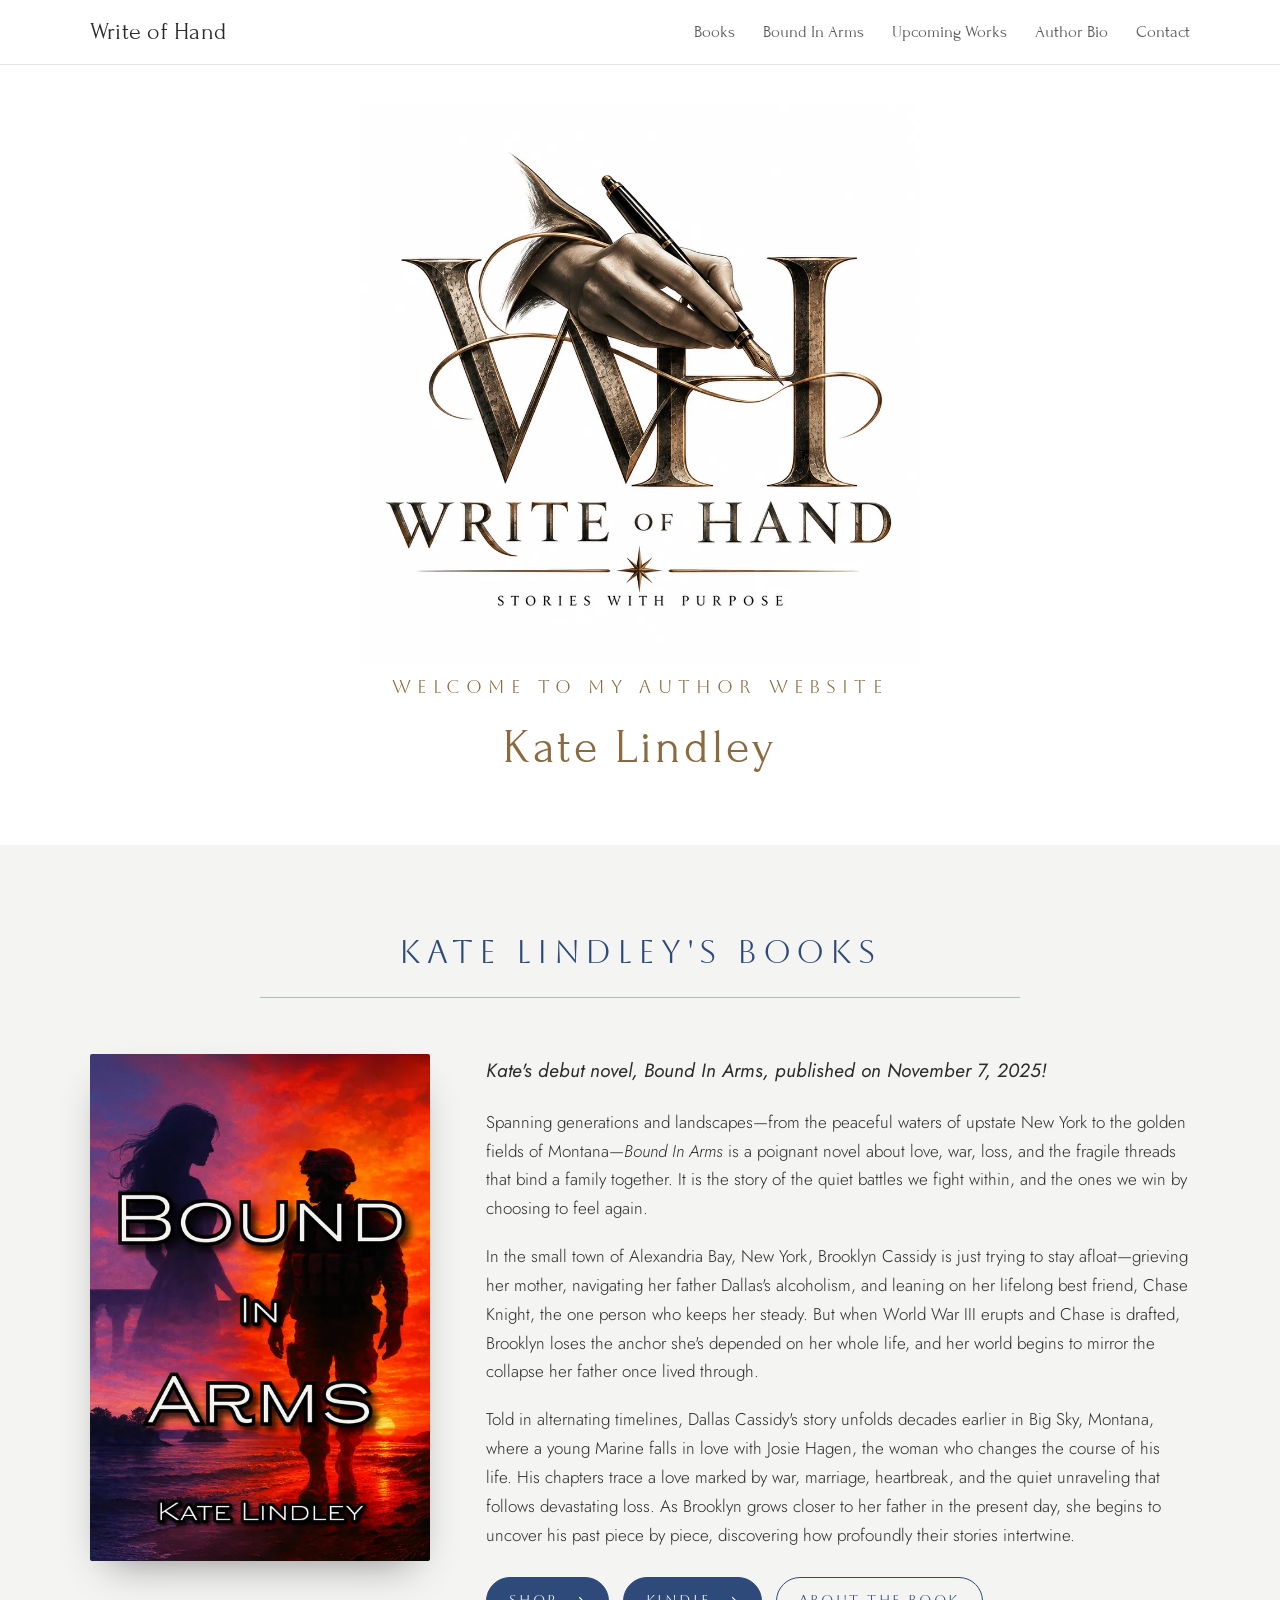
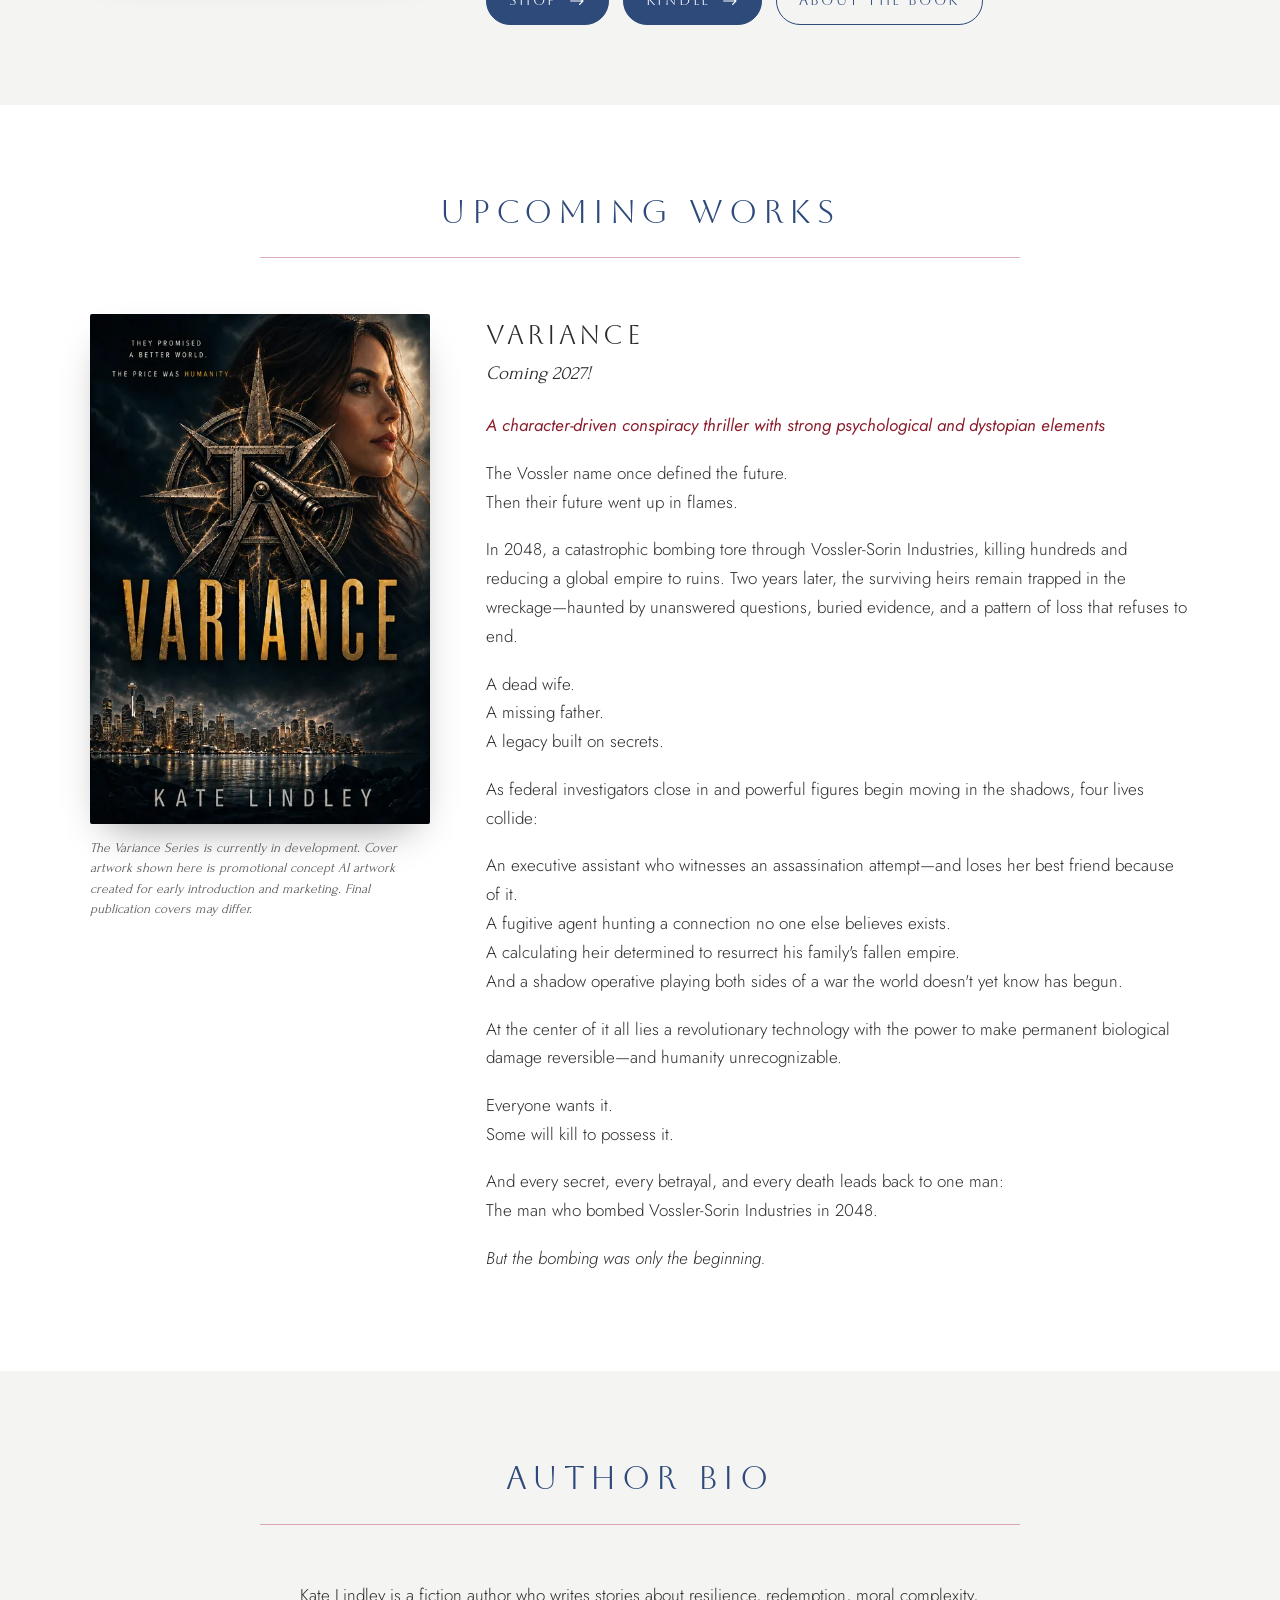
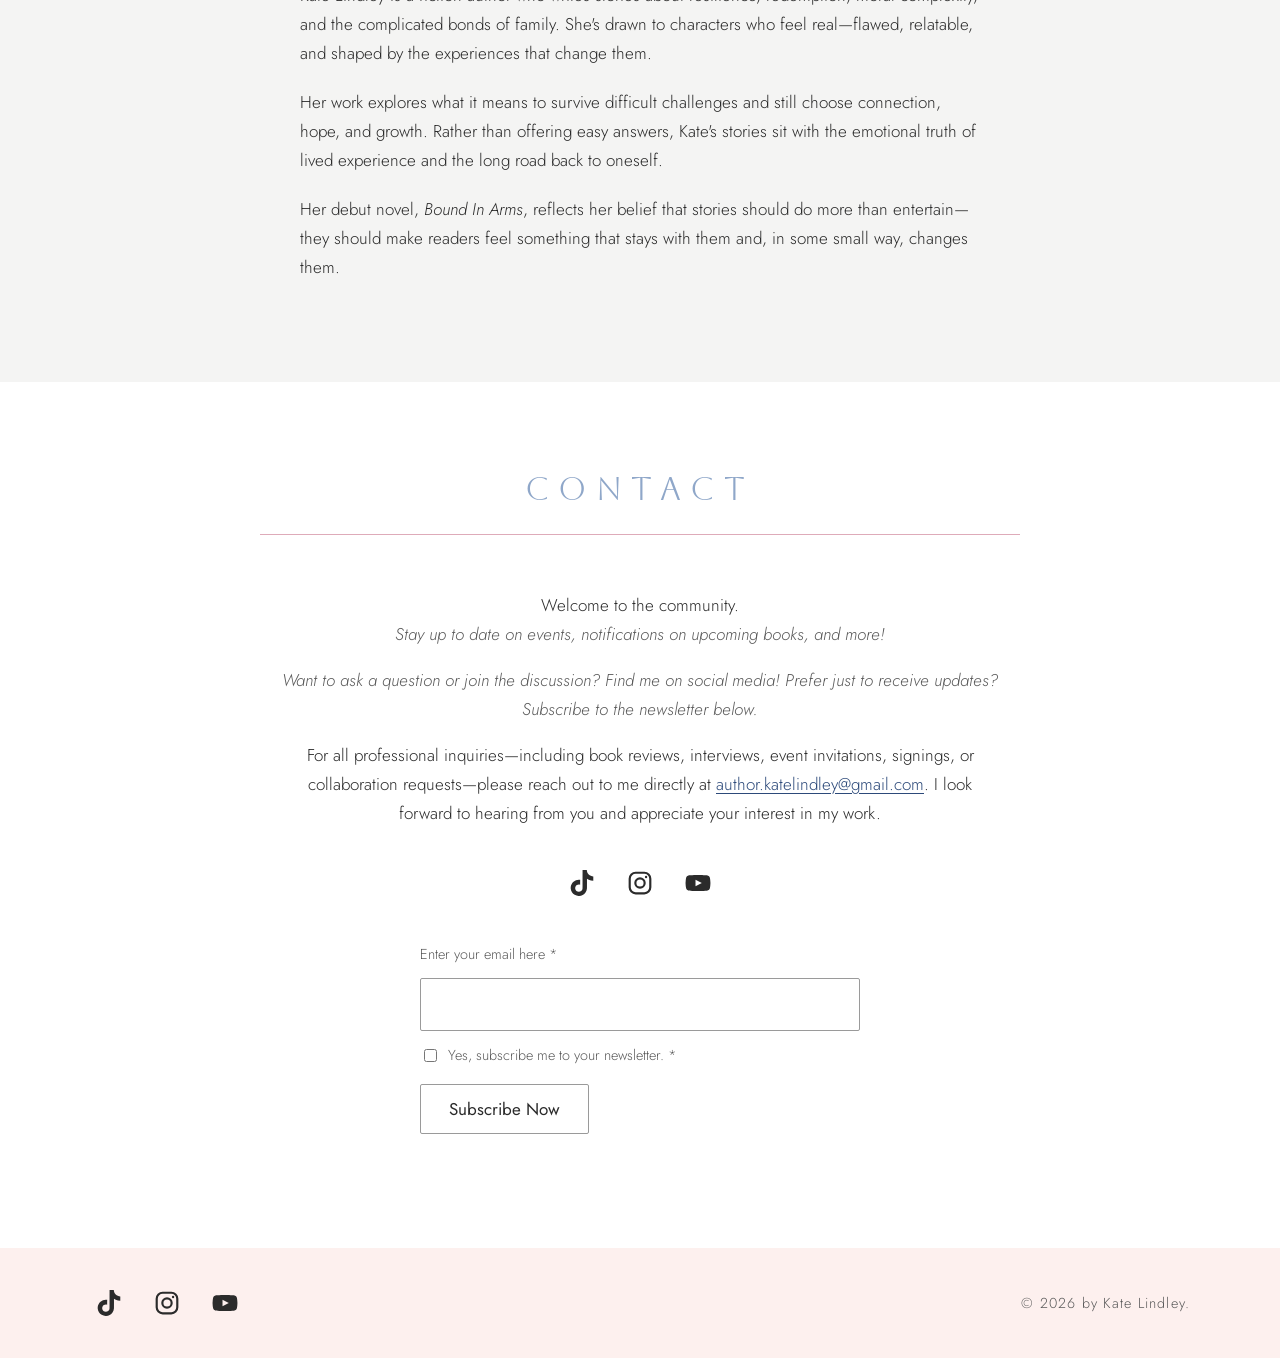
<file: index.html>
<!doctype html>
<html lang="en">
<head>
  <meta charset="utf-8">
  <meta name="viewport" content="width=device-width, initial-scale=1">
  <title>Home | Write of Hand | Kate Lindley</title>
  <meta name="description" content="Kate Lindley author page. Kate writes with a focus on emotional clarity, rhythm, and authenticity—inviting readers into worlds that feel lived-in, layered, and deeply human.">
  <link rel="canonical" href="https://www.thewriteofhand.com/">
  <meta property="og:type" content="website">
  <meta property="og:site_name" content="Write of Hand">
  <meta property="og:title" content="Write of Hand | Kate Lindley">
  <meta property="og:description" content="Kate Lindley author page. Come join the community!">
  <meta property="og:url" content="https://www.thewriteofhand.com/">
  <meta property="og:image" content="https://www.thewriteofhand.com/assets/img/og-image.jpg">
  <meta name="twitter:card" content="summary_large_image">
  <link rel="icon" href="favicon.ico" sizes="any">
  <link rel="apple-touch-icon" href="apple-touch-icon.png">
  <link rel="preconnect" href="https://fonts.googleapis.com">
  <link rel="preconnect" href="https://fonts.gstatic.com" crossorigin>
  <link rel="stylesheet" href="https://fonts.googleapis.com/css2?family=Aboreto&family=Forum&family=Jost:ital,wght@0,300;0,400;1,300;1,400&display=swap">
  <link rel="stylesheet" href="assets/css/style.css">
  <script type="application/ld+json">
  {
    "@context": "https://schema.org",
    "@type": "Person",
    "name": "Kate Lindley",
    "jobTitle": "Author",
    "url": "https://www.thewriteofhand.com/",
    "email": "mailto:author.katelindley@gmail.com",
    "sameAs": [
      "https://www.instagram.com/write_of_hand/",
      "https://www.tiktok.com/@writeofhand",
      "https://www.youtube.com/@writeofhand"
    ]
  }
  </script>
  <script type="application/ld+json">
  {
    "@context": "https://schema.org",
    "@type": "Book",
    "name": "Bound In Arms",
    "author": { "@type": "Person", "name": "Kate Lindley" },
    "datePublished": "2025-11-07",
    "isbn": "9798317664404",
    "image": "https://www.thewriteofhand.com/assets/img/bound-in-arms-cover-900.webp",
    "url": "https://www.thewriteofhand.com/boundinarms/"
  }
  </script>
</head>
<body>
  <a class="skip" href="#main">Skip to content</a>

  <header class="site-header">
    <div class="wrap">
      <a class="brand" href="./">Write of Hand</a>
      <button class="nav-toggle" type="button" aria-expanded="false" aria-controls="site-nav" aria-label="Menu">
        <svg width="22" height="22" viewBox="0 0 24 24" fill="none" stroke="currentColor" stroke-width="1.8" stroke-linecap="round" aria-hidden="true"><path d="M3 6h18M3 12h18M3 18h18"/></svg>
      </button>
      <nav id="site-nav" class="site-nav" aria-label="Main">
        <ul>
          <li><a href="#books">Books</a></li>
          <li><a href="boundinarms/">Bound In Arms</a></li>
          <li><a href="#upcoming">Upcoming Works</a></li>
          <li><a href="#bio">Author Bio</a></li>
          <li><a href="#contact">Contact</a></li>
        </ul>
      </nav>
    </div>
  </header>

  <main id="main">
    <section class="hero" aria-label="Welcome">
      <div class="wrap">
        <img src="assets/img/logo-1000.webp" width="1000" height="1000" alt="Write of Hand logo: a hand writing with a fountain pen over the letters W and H — Stories with purpose">
        <p class="welcome">Welcome to my author website</p>
        <p class="author">Kate Lindley</p>
      </div>
    </section>

    <section id="books" class="section alt">
      <div class="wrap">
        <h2 class="section-title">Kate Lindley's Books</h2>
        <hr class="rule">
        <article class="book">
          <div class="book-cover">
            <a href="boundinarms/">
              <img src="assets/img/bound-in-arms-cover-500.webp"
                   srcset="assets/img/bound-in-arms-cover-500.webp 500w, assets/img/bound-in-arms-cover-900.webp 900w"
                   sizes="(max-width: 760px) 320px, 340px"
                   width="900" height="1343" alt="Bound In Arms by Kate Lindley — book cover" loading="lazy">
            </a>
          </div>
          <div class="book-body">
            <p class="lead">Kate's debut novel, <cite>Bound In Arms</cite>, published on November 7, 2025!</p>
            <p>Spanning generations and landscapes—from the peaceful waters of upstate New York to the golden fields of Montana—<cite>Bound In Arms</cite> is a poignant novel about love, war, loss, and the fragile threads that bind a family together. It is the story of the quiet battles we fight within, and the ones we win by choosing to feel again.</p>
            <p>In the small town of Alexandria Bay, New York, Brooklyn Cassidy is just trying to stay afloat—grieving her mother, navigating her father Dallas's alcoholism, and leaning on her lifelong best friend, Chase Knight, the one person who keeps her steady. But when World War III erupts and Chase is drafted, Brooklyn loses the anchor she's depended on her whole life, and her world begins to mirror the collapse her father once lived through.</p>
            <p>Told in alternating timelines, Dallas Cassidy's story unfolds decades earlier in Big Sky, Montana, where a young Marine falls in love with Josie Hagen, the woman who changes the course of his life. His chapters trace a love marked by war, marriage, heartbreak, and the quiet unraveling that follows devastating loss. As Brooklyn grows closer to her father in the present day, she begins to uncover his past piece by piece, discovering how profoundly their stories intertwine.</p>
            <div class="buttons">
              <a class="btn" href="https://www.barnesandnoble.com/w/bound-in-arms-kate-lindley/1148559016?ean=9798317664404" target="_blank" rel="noopener">Shop
                <svg viewBox="0 0 24 24" fill="none" stroke="currentColor" stroke-width="1.5" aria-hidden="true"><path d="M3 12h17m-5-5 5 5-5 5"/></svg></a>
              <a class="btn" href="https://www.amazon.com/dp/B0GHGR2KMV" target="_blank" rel="noopener">Kindle
                <svg viewBox="0 0 24 24" fill="none" stroke="currentColor" stroke-width="1.5" aria-hidden="true"><path d="M3 12h17m-5-5 5 5-5 5"/></svg></a>
              <a class="btn ghost" href="boundinarms/">About the book</a>
            </div>
          </div>
        </article>
      </div>
    </section>

    <section id="upcoming" class="section">
      <div class="wrap">
        <h2 class="section-title">Upcoming Works</h2>
        <hr class="rule">
        <article class="book">
          <div class="book-cover">
            <img src="assets/img/variance-cover-500.webp"
                 srcset="assets/img/variance-cover-500.webp 500w, assets/img/variance-cover-900.webp 900w"
                 sizes="(max-width: 760px) 320px, 340px"
                 width="900" height="1349" alt="Variance by Kate Lindley — promotional concept cover" loading="lazy">
            <p class="cover-note">The Variance Series is currently in development. Cover artwork shown here is promotional concept AI artwork created for early introduction and marketing. Final publication covers may differ.</p>
          </div>
          <div class="book-body">
            <div class="center-sm">
              <h3 class="book-title">Variance</h3>
              <p class="book-date">Coming 2027!</p>
              <p class="tagline">A character-driven conspiracy thriller with strong psychological and dystopian elements</p>
            </div>
            <div class="beats"><p>The Vossler name once defined the future.</p><p>Then their future went up in flames.</p></div>
            <p>In 2048, a catastrophic bombing tore through Vossler-Sorin Industries, killing hundreds and reducing a global empire to ruins. Two years later, the surviving heirs remain trapped in the wreckage—haunted by unanswered questions, buried evidence, and a pattern of loss that refuses to end.</p>
            <div class="beats"><p>A dead wife.</p><p>A missing father.</p><p>A legacy built on secrets.</p></div>
            <p>As federal investigators close in and powerful figures begin moving in the shadows, four lives collide:</p>
            <div class="beats">
              <p>An executive assistant who witnesses an assassination attempt—and loses her best friend because of it.</p>
              <p>A fugitive agent hunting a connection no one else believes exists.</p>
              <p>A calculating heir determined to resurrect his family's fallen empire.</p>
              <p>And a shadow operative playing both sides of a war the world doesn't yet know has begun.</p>
            </div>
            <p>At the center of it all lies a revolutionary technology with the power to make permanent biological damage reversible—and humanity unrecognizable.</p>
            <div class="beats"><p>Everyone wants it.</p><p>Some will kill to possess it.</p></div>
            <div class="beats"><p>And every secret, every betrayal, and every death leads back to one man:</p><p>The man who bombed Vossler-Sorin Industries in 2048.</p></div>
            <p><em>But the bombing was only the beginning.</em></p>
          </div>
        </article>
      </div>
    </section>

    <section id="bio" class="section alt">
      <div class="wrap">
        <h2 class="section-title">Author Bio</h2>
        <hr class="rule">
        <div class="bio">
          <p>Kate Lindley is a fiction author who writes stories about resilience, redemption, moral complexity, and the complicated bonds of family. She's drawn to characters who feel real—flawed, relatable, and shaped by the experiences that change them.</p>
          <p>Her work explores what it means to survive difficult challenges and still choose connection, hope, and growth. Rather than offering easy answers, Kate's stories sit with the emotional truth of lived experience and the long road back to oneself.</p>
          <p>Her debut novel, <cite>Bound In Arms</cite>, reflects her belief that stories should do more than entertain—they should make readers feel something that stays with them and, in some small way, changes them.</p>
        </div>
      </div>
    </section>

    <section id="contact" class="section contact">
      <div class="wrap">
        <h2 class="section-title">Contact</h2>
        <hr class="rule">
        <div class="copy">
          <p>Welcome to the community.<br><em>Stay up to date on events, notifications on upcoming books, and more!</em></p>
          <p><em>Want to ask a question or join the discussion? Find me on social media! Prefer just to receive updates? Subscribe to the newsletter below.</em></p>
          <p>For all professional inquiries—including book reviews, interviews, event invitations, signings, or collaboration requests—please reach out to me directly at <a href="mailto:author.katelindley@gmail.com">author.katelindley@gmail.com</a>. I look forward to hearing from you and appreciate your interest in my work.</p>
        </div>
        <ul class="social" aria-label="Social media">
          <li><a href="https://www.tiktok.com/@writeofhand" target="_blank" rel="noopener" aria-label="TikTok"><svg viewBox="0 0 24 24" fill="currentColor" aria-hidden="true"><path d="M12.525.02c1.31-.02 2.61-.01 3.91-.02.08 1.53.63 3.09 1.75 4.17 1.12 1.11 2.7 1.62 4.24 1.79v4.03c-1.44-.05-2.89-.35-4.2-.97-.57-.26-1.1-.59-1.62-.93-.01 2.92.01 5.84-.02 8.75-.08 1.4-.54 2.79-1.35 3.94-1.31 1.92-3.58 3.17-5.91 3.21-1.43.08-2.86-.31-4.08-1.03-2.02-1.19-3.44-3.37-3.65-5.71-.02-.5-.03-1-.01-1.49.18-1.9 1.12-3.72 2.58-4.96 1.66-1.44 3.98-2.13 6.15-1.72.02 1.48-.04 2.96-.04 4.44-.99-.32-2.15-.23-3.02.37-.63.41-1.11 1.04-1.36 1.75-.21.51-.15 1.07-.14 1.61.24 1.64 1.82 3.02 3.5 2.87 1.12-.01 2.19-.66 2.77-1.61.19-.33.4-.67.41-1.06.1-1.79.06-3.57.07-5.36.01-4.03-.01-8.05.02-12.07z"/></svg></a></li>
          <li><a href="https://www.instagram.com/write_of_hand/" target="_blank" rel="noopener" aria-label="Instagram"><svg viewBox="0 0 24 24" fill="none" stroke="currentColor" stroke-width="2" aria-hidden="true"><rect x="2.5" y="2.5" width="19" height="19" rx="5.5"/><circle cx="12" cy="12" r="4.3"/><circle cx="17.6" cy="6.4" r="1.1" fill="currentColor" stroke="none"/></svg></a></li>
          <li><a href="https://www.youtube.com/@writeofhand" target="_blank" rel="noopener" aria-label="YouTube"><svg viewBox="0 0 24 24" fill="currentColor" aria-hidden="true"><path d="M23 7.2a3 3 0 0 0-2.1-2.1C19 4.6 12 4.6 12 4.6s-7 0-8.9.5A3 3 0 0 0 1 7.2 31 31 0 0 0 .5 12 31 31 0 0 0 1 16.8a3 3 0 0 0 2.1 2.1c1.9.5 8.9.5 8.9.5s7 0 8.9-.5a3 3 0 0 0 2.1-2.1 31 31 0 0 0 .5-4.8 31 31 0 0 0-.5-4.8zM9.7 15.1V8.9L15.5 12l-5.8 3.1z"/></svg></a></li>
        </ul>
        <form class="signup" data-mailto="author.katelindley@gmail.com" novalidate>
          <label for="signup-email">Enter your email here *</label>
          <input id="signup-email" type="email" name="email" autocomplete="email" required>
          <div class="row">
            <label class="check"><input type="checkbox" name="consent" required> Yes, subscribe me to your newsletter. *</label>
            <button type="submit">Subscribe Now</button>
          </div>
          <p class="status" role="status" aria-live="polite"></p>
        </form>
      </div>
    </section>
  </main>

  <footer class="site-footer">
    <div class="wrap">
      <ul class="social" aria-label="Social media">
        <li><a href="https://www.tiktok.com/@writeofhand" target="_blank" rel="noopener" aria-label="TikTok"><svg viewBox="0 0 24 24" fill="currentColor" aria-hidden="true"><path d="M12.525.02c1.31-.02 2.61-.01 3.91-.02.08 1.53.63 3.09 1.75 4.17 1.12 1.11 2.7 1.62 4.24 1.79v4.03c-1.44-.05-2.89-.35-4.2-.97-.57-.26-1.1-.59-1.62-.93-.01 2.92.01 5.84-.02 8.75-.08 1.4-.54 2.79-1.35 3.94-1.31 1.92-3.58 3.17-5.91 3.21-1.43.08-2.86-.31-4.08-1.03-2.02-1.19-3.44-3.37-3.65-5.71-.02-.5-.03-1-.01-1.49.18-1.9 1.12-3.72 2.58-4.96 1.66-1.44 3.98-2.13 6.15-1.72.02 1.48-.04 2.96-.04 4.44-.99-.32-2.15-.23-3.02.37-.63.41-1.11 1.04-1.36 1.75-.21.51-.15 1.07-.14 1.61.24 1.64 1.82 3.02 3.5 2.87 1.12-.01 2.19-.66 2.77-1.61.19-.33.4-.67.41-1.06.1-1.79.06-3.57.07-5.36.01-4.03-.01-8.05.02-12.07z"/></svg></a></li>
        <li><a href="https://www.instagram.com/write_of_hand/" target="_blank" rel="noopener" aria-label="Instagram"><svg viewBox="0 0 24 24" fill="none" stroke="currentColor" stroke-width="2" aria-hidden="true"><rect x="2.5" y="2.5" width="19" height="19" rx="5.5"/><circle cx="12" cy="12" r="4.3"/><circle cx="17.6" cy="6.4" r="1.1" fill="currentColor" stroke="none"/></svg></a></li>
        <li><a href="https://www.youtube.com/@writeofhand" target="_blank" rel="noopener" aria-label="YouTube"><svg viewBox="0 0 24 24" fill="currentColor" aria-hidden="true"><path d="M23 7.2a3 3 0 0 0-2.1-2.1C19 4.6 12 4.6 12 4.6s-7 0-8.9.5A3 3 0 0 0 1 7.2 31 31 0 0 0 .5 12 31 31 0 0 0 1 16.8a3 3 0 0 0 2.1 2.1c1.9.5 8.9.5 8.9.5s7 0 8.9-.5a3 3 0 0 0 2.1-2.1 31 31 0 0 0 .5-4.8 31 31 0 0 0-.5-4.8zM9.7 15.1V8.9L15.5 12l-5.8 3.1z"/></svg></a></li>
      </ul>
      <p>© <span data-year>2026</span> by Kate Lindley.</p>
    </div>
  </footer>

  <script src="assets/js/main.js" defer></script>
</body>
</html>
</file>
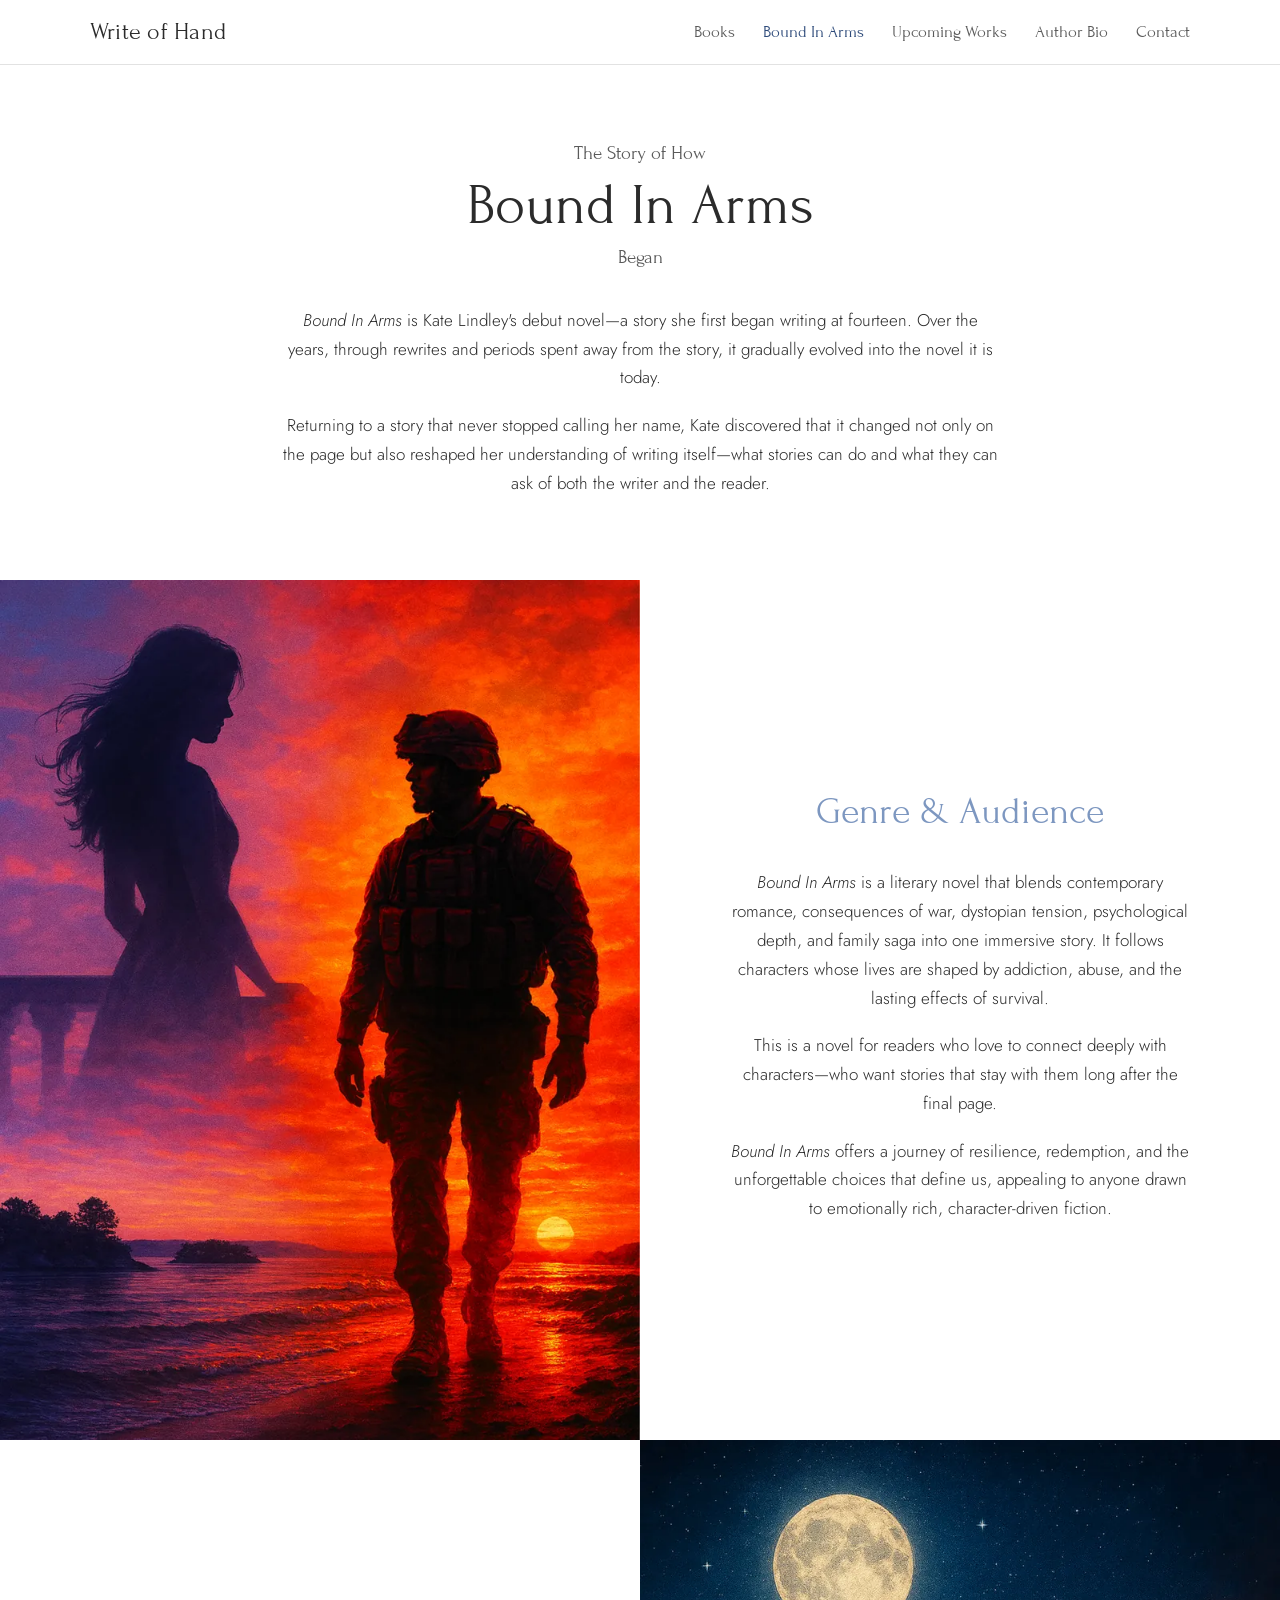
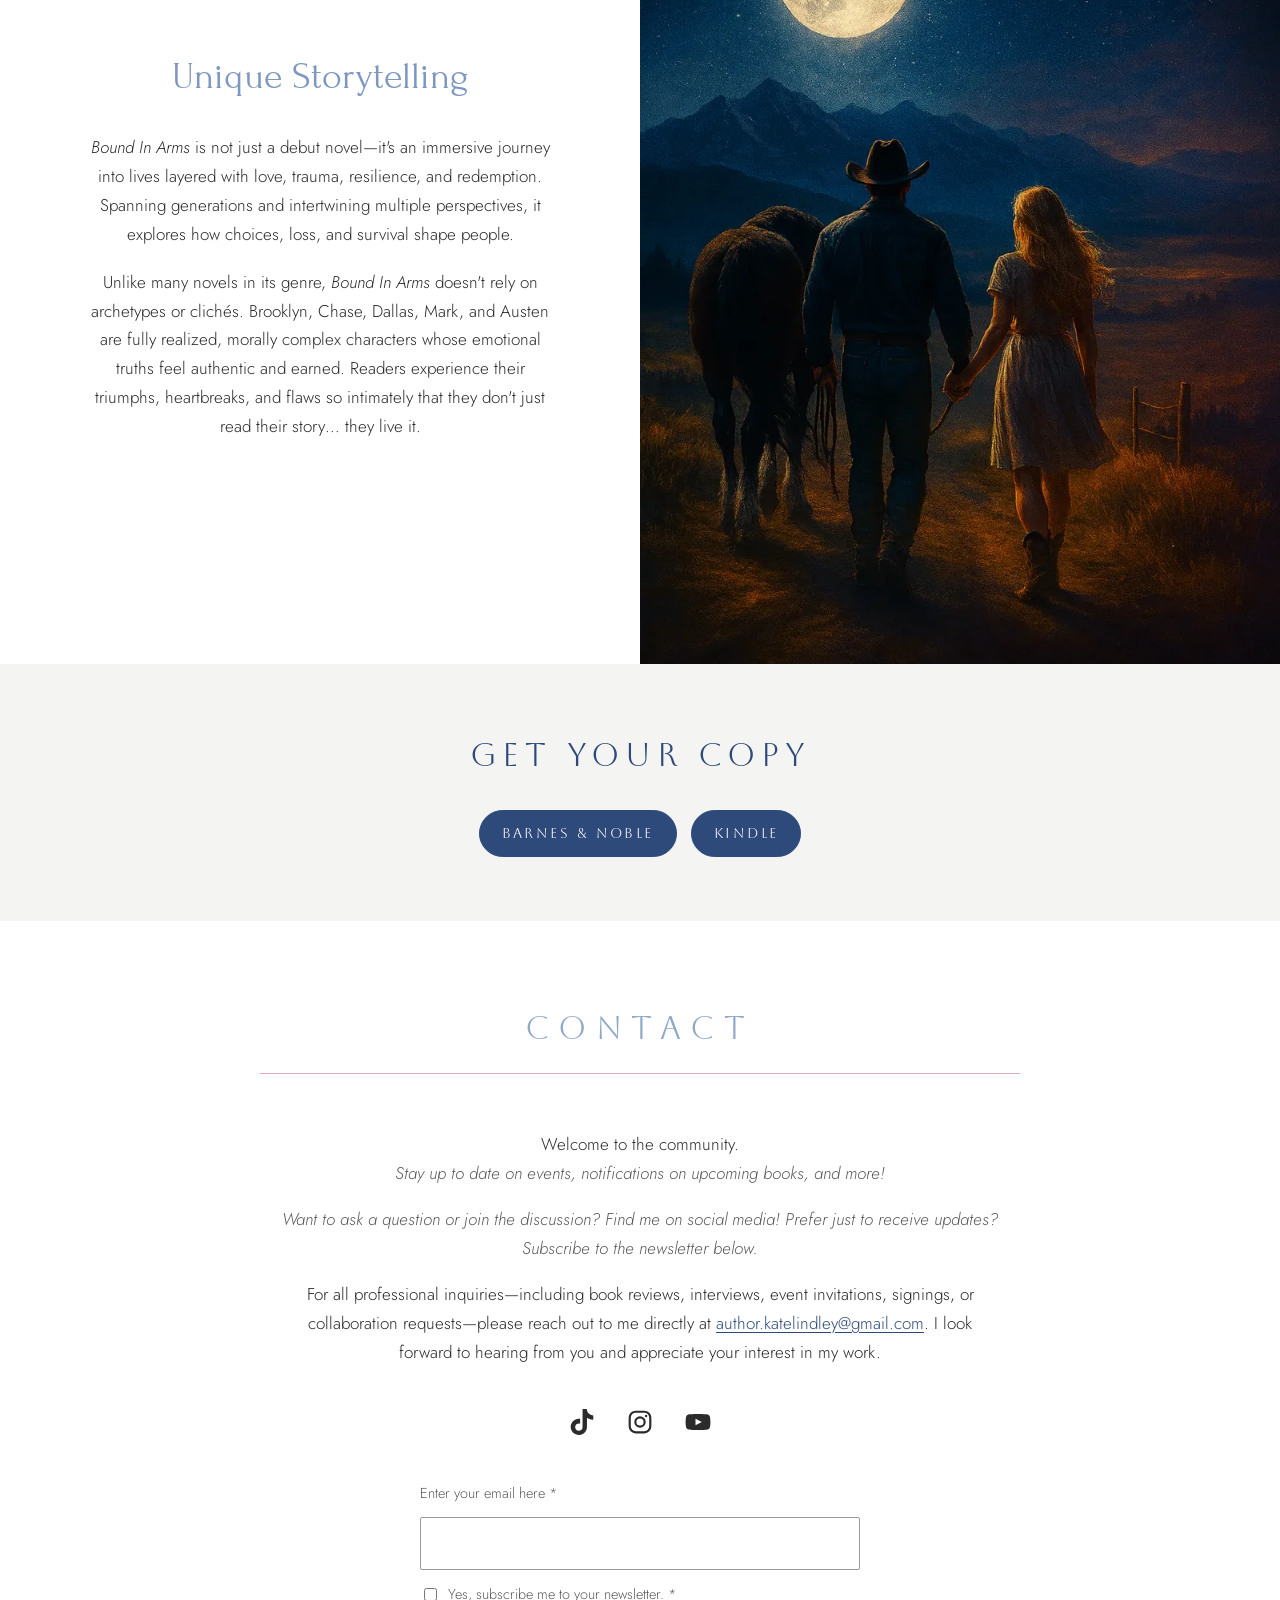
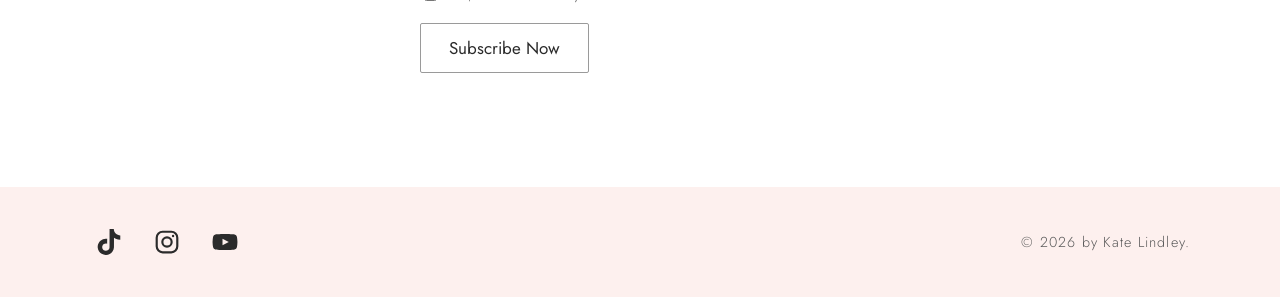
<file: boundinarms/index.html>
<!doctype html>
<html lang="en">
<head>
  <meta charset="utf-8">
  <meta name="viewport" content="width=device-width, initial-scale=1">
  <title>Bound In Arms | Write of Hand | Kate Lindley</title>
  <meta name="description" content="Bound In Arms, Kate Lindley's debut novel. Published November 7, 2025.">
  <link rel="canonical" href="https://www.thewriteofhand.com/boundinarms/">
  <meta property="og:type" content="book">
  <meta property="og:site_name" content="Write of Hand">
  <meta property="og:title" content="Bound In Arms by Kate Lindley">
  <meta property="og:description" content="Kate Lindley's debut novel. Published November 7, 2025.">
  <meta property="og:url" content="https://www.thewriteofhand.com/boundinarms/">
  <meta property="og:image" content="https://www.thewriteofhand.com/assets/img/bound-in-arms-cover-900.webp">
  <meta name="twitter:card" content="summary_large_image">
  <link rel="icon" href="../favicon.ico" sizes="any">
  <link rel="apple-touch-icon" href="../apple-touch-icon.png">
  <link rel="preconnect" href="https://fonts.googleapis.com">
  <link rel="preconnect" href="https://fonts.gstatic.com" crossorigin>
  <link rel="stylesheet" href="https://fonts.googleapis.com/css2?family=Aboreto&family=Forum&family=Jost:ital,wght@0,300;0,400;1,300;1,400&display=swap">
  <link rel="stylesheet" href="../assets/css/style.css">
</head>
<body>
  <a class="skip" href="#main">Skip to content</a>

  <header class="site-header">
    <div class="wrap">
      <a class="brand" href="../">Write of Hand</a>
      <button class="nav-toggle" type="button" aria-expanded="false" aria-controls="site-nav" aria-label="Menu">
        <svg width="22" height="22" viewBox="0 0 24 24" fill="none" stroke="currentColor" stroke-width="1.8" stroke-linecap="round" aria-hidden="true"><path d="M3 6h18M3 12h18M3 18h18"/></svg>
      </button>
      <nav id="site-nav" class="site-nav" aria-label="Main">
        <ul>
          <li><a href="../#books">Books</a></li>
          <li><a href="./" aria-current="page">Bound In Arms</a></li>
          <li><a href="../#upcoming">Upcoming Works</a></li>
          <li><a href="../#bio">Author Bio</a></li>
          <li><a href="#contact">Contact</a></li>
        </ul>
      </nav>
    </div>
  </header>

  <main id="main">
    <section class="story-intro">
      <div class="wrap">
        <p class="eyebrow">The Story of How</p>
        <h1>Bound In Arms</h1>
        <p class="after">Began</p>
        <div class="text">
          <p><cite>Bound In Arms</cite> is Kate Lindley's debut novel—a story she first began writing at fourteen. Over the years, through rewrites and periods spent away from the story, it gradually evolved into the novel it is today.</p>
          <p>Returning to a story that never stopped calling her name, Kate discovered that it changed not only on the page but also reshaped her understanding of writing itself—what stories can do and what they can ask of both the writer and the reader.</p>
        </div>
      </div>
    </section>

    <section class="split" aria-labelledby="genre">
      <figure>
        <img src="../assets/img/bound-in-arms-sunset-800.webp"
             srcset="../assets/img/bound-in-arms-sunset-800.webp 800w, ../assets/img/bound-in-arms-sunset-1400.webp 1400w"
             sizes="(max-width: 820px) 100vw, 50vw"
             width="1400" height="1882" alt="Silhouettes of a woman and a soldier against a burning red sunset over the water" loading="lazy">
      </figure>
      <div class="copy">
        <h2 id="genre">Genre &amp; Audience</h2>
        <p><cite>Bound In Arms</cite> is a literary novel that blends contemporary romance, consequences of war, dystopian tension, psychological depth, and family saga into one immersive story. It follows characters whose lives are shaped by addiction, abuse, and the lasting effects of survival.</p>
        <p>This is a novel for readers who love to connect deeply with characters—who want stories that stay with them long after the final page.</p>
        <p><cite>Bound In Arms</cite> offers a journey of resilience, redemption, and the unforgettable choices that define us, appealing to anyone drawn to emotionally rich, character-driven fiction.</p>
      </div>
    </section>

    <section class="split reverse" aria-labelledby="storytelling">
      <div class="copy">
        <h2 id="storytelling">Unique Storytelling</h2>
        <p><cite>Bound In Arms</cite> is not just a debut novel—it's an immersive journey into lives layered with love, trauma, resilience, and redemption. Spanning generations and intertwining multiple perspectives, it explores how choices, loss, and survival shape people.</p>
        <p>Unlike many novels in its genre, <cite>Bound In Arms</cite> doesn't rely on archetypes or clichés. Brooklyn, Chase, Dallas, Mark, and Austen are fully realized, morally complex characters whose emotional truths feel authentic and earned. Readers experience their triumphs, heartbreaks, and flaws so intimately that they don't just read their story… they live it.</p>
      </div>
      <figure>
        <img src="../assets/img/bound-in-arms-moonlight-800.webp"
             srcset="../assets/img/bound-in-arms-moonlight-800.webp 800w, ../assets/img/bound-in-arms-moonlight-1400.webp 1400w"
             sizes="(max-width: 820px) 100vw, 50vw"
             width="1400" height="1800" alt="A cowboy leading a horse and holding hands with a young woman under a full moon in the Montana mountains" loading="lazy">
      </figure>
    </section>

    <section class="cta">
      <div class="wrap">
        <h2 class="section-title">Get Your Copy</h2>
        <div class="buttons">
          <a class="btn" href="https://www.barnesandnoble.com/w/bound-in-arms-kate-lindley/1148559016?ean=9798317664404" target="_blank" rel="noopener">Barnes &amp; Noble</a>
          <a class="btn" href="https://www.amazon.com/dp/B0GHGR2KMV" target="_blank" rel="noopener">Kindle</a>
        </div>
      </div>
    </section>

    <section id="contact" class="section contact">
      <div class="wrap">
        <h2 class="section-title">Contact</h2>
        <hr class="rule">
        <div class="copy">
          <p>Welcome to the community.<br><em>Stay up to date on events, notifications on upcoming books, and more!</em></p>
          <p><em>Want to ask a question or join the discussion? Find me on social media! Prefer just to receive updates? Subscribe to the newsletter below.</em></p>
          <p>For all professional inquiries—including book reviews, interviews, event invitations, signings, or collaboration requests—please reach out to me directly at <a href="mailto:author.katelindley@gmail.com">author.katelindley@gmail.com</a>. I look forward to hearing from you and appreciate your interest in my work.</p>
        </div>
        <ul class="social" aria-label="Social media">
          <li><a href="https://www.tiktok.com/@writeofhand" target="_blank" rel="noopener" aria-label="TikTok"><svg viewBox="0 0 24 24" fill="currentColor" aria-hidden="true"><path d="M12.525.02c1.31-.02 2.61-.01 3.91-.02.08 1.53.63 3.09 1.75 4.17 1.12 1.11 2.7 1.62 4.24 1.79v4.03c-1.44-.05-2.89-.35-4.2-.97-.57-.26-1.1-.59-1.62-.93-.01 2.92.01 5.84-.02 8.75-.08 1.4-.54 2.79-1.35 3.94-1.31 1.92-3.58 3.17-5.91 3.21-1.43.08-2.86-.31-4.08-1.03-2.02-1.19-3.44-3.37-3.65-5.71-.02-.5-.03-1-.01-1.49.18-1.9 1.12-3.72 2.58-4.96 1.66-1.44 3.98-2.13 6.15-1.72.02 1.48-.04 2.96-.04 4.44-.99-.32-2.15-.23-3.02.37-.63.41-1.11 1.04-1.36 1.75-.21.51-.15 1.07-.14 1.61.24 1.64 1.82 3.02 3.5 2.87 1.12-.01 2.19-.66 2.77-1.61.19-.33.4-.67.41-1.06.1-1.79.06-3.57.07-5.36.01-4.03-.01-8.05.02-12.07z"/></svg></a></li>
          <li><a href="https://www.instagram.com/write_of_hand/" target="_blank" rel="noopener" aria-label="Instagram"><svg viewBox="0 0 24 24" fill="none" stroke="currentColor" stroke-width="2" aria-hidden="true"><rect x="2.5" y="2.5" width="19" height="19" rx="5.5"/><circle cx="12" cy="12" r="4.3"/><circle cx="17.6" cy="6.4" r="1.1" fill="currentColor" stroke="none"/></svg></a></li>
          <li><a href="https://www.youtube.com/@writeofhand" target="_blank" rel="noopener" aria-label="YouTube"><svg viewBox="0 0 24 24" fill="currentColor" aria-hidden="true"><path d="M23 7.2a3 3 0 0 0-2.1-2.1C19 4.6 12 4.6 12 4.6s-7 0-8.9.5A3 3 0 0 0 1 7.2 31 31 0 0 0 .5 12 31 31 0 0 0 1 16.8a3 3 0 0 0 2.1 2.1c1.9.5 8.9.5 8.9.5s7 0 8.9-.5a3 3 0 0 0 2.1-2.1 31 31 0 0 0 .5-4.8 31 31 0 0 0-.5-4.8zM9.7 15.1V8.9L15.5 12l-5.8 3.1z"/></svg></a></li>
        </ul>
        <form class="signup" data-mailto="author.katelindley@gmail.com" novalidate>
          <label for="signup-email">Enter your email here *</label>
          <input id="signup-email" type="email" name="email" autocomplete="email" required>
          <div class="row">
            <label class="check"><input type="checkbox" name="consent" required> Yes, subscribe me to your newsletter. *</label>
            <button type="submit">Subscribe Now</button>
          </div>
          <p class="status" role="status" aria-live="polite"></p>
        </form>
      </div>
    </section>
  </main>

  <footer class="site-footer">
    <div class="wrap">
      <ul class="social" aria-label="Social media">
        <li><a href="https://www.tiktok.com/@writeofhand" target="_blank" rel="noopener" aria-label="TikTok"><svg viewBox="0 0 24 24" fill="currentColor" aria-hidden="true"><path d="M12.525.02c1.31-.02 2.61-.01 3.91-.02.08 1.53.63 3.09 1.75 4.17 1.12 1.11 2.7 1.62 4.24 1.79v4.03c-1.44-.05-2.89-.35-4.2-.97-.57-.26-1.1-.59-1.62-.93-.01 2.92.01 5.84-.02 8.75-.08 1.4-.54 2.79-1.35 3.94-1.31 1.92-3.58 3.17-5.91 3.21-1.43.08-2.86-.31-4.08-1.03-2.02-1.19-3.44-3.37-3.65-5.71-.02-.5-.03-1-.01-1.49.18-1.9 1.12-3.72 2.58-4.96 1.66-1.44 3.98-2.13 6.15-1.72.02 1.48-.04 2.96-.04 4.44-.99-.32-2.15-.23-3.02.37-.63.41-1.11 1.04-1.36 1.75-.21.51-.15 1.07-.14 1.61.24 1.64 1.82 3.02 3.5 2.87 1.12-.01 2.19-.66 2.77-1.61.19-.33.4-.67.41-1.06.1-1.79.06-3.57.07-5.36.01-4.03-.01-8.05.02-12.07z"/></svg></a></li>
        <li><a href="https://www.instagram.com/write_of_hand/" target="_blank" rel="noopener" aria-label="Instagram"><svg viewBox="0 0 24 24" fill="none" stroke="currentColor" stroke-width="2" aria-hidden="true"><rect x="2.5" y="2.5" width="19" height="19" rx="5.5"/><circle cx="12" cy="12" r="4.3"/><circle cx="17.6" cy="6.4" r="1.1" fill="currentColor" stroke="none"/></svg></a></li>
        <li><a href="https://www.youtube.com/@writeofhand" target="_blank" rel="noopener" aria-label="YouTube"><svg viewBox="0 0 24 24" fill="currentColor" aria-hidden="true"><path d="M23 7.2a3 3 0 0 0-2.1-2.1C19 4.6 12 4.6 12 4.6s-7 0-8.9.5A3 3 0 0 0 1 7.2 31 31 0 0 0 .5 12 31 31 0 0 0 1 16.8a3 3 0 0 0 2.1 2.1c1.9.5 8.9.5 8.9.5s7 0 8.9-.5a3 3 0 0 0 2.1-2.1 31 31 0 0 0 .5-4.8 31 31 0 0 0-.5-4.8zM9.7 15.1V8.9L15.5 12l-5.8 3.1z"/></svg></a></li>
      </ul>
      <p>© <span data-year>2026</span> by Kate Lindley.</p>
    </div>
  </footer>

  <script src="../assets/js/main.js" defer></script>
</body>
</html>
</file>
<file: assets/css/style.css>
/* Write of Hand — Kate Lindley */

:root {
  --ink: #2b2b2b;
  --muted: #5a5a5a;
  --navy: #2d4a7a;
  --bronze: #8a6a3f;
  --rose: #c9738a;
  --wine: #8b1e2d;
  --paper: #ffffff;
  --mist: #f4f4f3;
  --blush: #fdf0ee;
  --line: #e2e2e2;
  --serif: "Forum", Georgia, "Times New Roman", serif;
  --display: "Aboreto", "Forum", Georgia, serif;
  --sans: "Jost", "Avenir Next", Avenir, "Helvetica Neue", Arial, sans-serif;
  --wrap: 1100px;
  --header-h: 64px;
}

*,
*::before,
*::after { box-sizing: border-box; }

html { scroll-behavior: smooth; scroll-padding-top: calc(var(--header-h) + 16px); }

body {
  margin: 0;
  background: var(--paper);
  color: var(--ink);
  font-family: var(--sans);
  font-weight: 300;
  font-size: 1.0625rem;
  line-height: 1.7;
  -webkit-font-smoothing: antialiased;
}

img { max-width: 100%; height: auto; display: block; }

a { color: var(--navy); text-underline-offset: 3px; }
a:hover { color: var(--rose); }

:focus-visible { outline: 2px solid var(--navy); outline-offset: 3px; }

.wrap { width: min(var(--wrap), 100% - 32px); margin-inline: auto; }

.skip {
  position: absolute; left: -9999px; top: 8px;
  background: var(--navy); color: #fff; padding: 8px 14px; z-index: 100;
}
.skip:focus { left: 8px; }

/* ---------- Header ---------- */

.site-header {
  position: sticky; top: 0; z-index: 50;
  background: rgba(255, 255, 255, 0.94);
  backdrop-filter: saturate(1.2) blur(8px);
  border-bottom: 1px solid var(--line);
}

.site-header .wrap {
  display: flex; align-items: center; justify-content: space-between;
  min-height: var(--header-h); gap: 24px;
}

.brand {
  font-family: var(--serif); font-size: 1.5rem; color: var(--ink);
  text-decoration: none; letter-spacing: 0.01em; white-space: nowrap;
}
.brand:hover { color: var(--navy); }

.nav-toggle {
  display: none; background: none; border: 1px solid var(--line); border-radius: 6px;
  padding: 8px 10px; cursor: pointer; color: var(--ink);
}
.nav-toggle svg { display: block; }

.site-nav ul {
  list-style: none; margin: 0; padding: 0;
  display: flex; gap: 28px;
}
.site-nav a {
  font-family: var(--serif); font-size: 1.05rem; color: var(--muted);
  text-decoration: none;
}
.site-nav a:hover,
.site-nav a[aria-current="page"] { color: var(--navy); }

@media (max-width: 820px) {
  .nav-toggle { display: block; }
  .site-nav {
    position: absolute; left: 0; right: 0; top: 100%;
    background: #fff; border-bottom: 1px solid var(--line);
    display: none;
  }
  .site-nav.open { display: block; }
  .site-nav ul { flex-direction: column; gap: 0; padding: 8px 16px 16px; }
  .site-nav a { display: block; padding: 10px 0; border-bottom: 1px solid var(--mist); }
}

/* ---------- Hero ---------- */

.hero {
  text-align: center;
  padding: 40px 0 56px;
  background: #fff;
}
.hero img { width: min(560px, 100%); margin: 0 auto; }
.hero .welcome {
  font-family: var(--display); color: var(--bronze);
  letter-spacing: 0.35em; font-size: clamp(0.85rem, 2.2vw, 1.1rem);
  margin: 8px 0 4px; text-transform: uppercase;
}
.hero .author {
  font-family: var(--serif); font-size: clamp(2rem, 5vw, 3rem);
  color: var(--bronze); margin: 0; letter-spacing: 0.06em;
}

/* ---------- Sections ---------- */

.section { padding: 80px 0; }
.section.alt { background: var(--mist); }

.section-title {
  font-family: var(--display); font-weight: 400; color: var(--navy);
  text-align: center; letter-spacing: 0.18em;
  font-size: clamp(1.4rem, 3.2vw, 2rem);
  margin: 0 0 18px;
}
.rule {
  border: 0; height: 1px; background: var(--rose); opacity: 0.6;
  width: min(760px, 100%); margin: 0 auto 56px;
}

.book {
  display: grid; grid-template-columns: minmax(220px, 340px) 1fr;
  gap: 56px; align-items: start;
}
.book-cover img {
  width: 100%; border-radius: 2px;
  box-shadow: 0 18px 40px -18px rgba(0, 0, 0, 0.45);
}
.cover-note {
  font-family: var(--serif); font-style: italic; font-size: 0.85rem;
  color: var(--muted); line-height: 1.5; margin-top: 14px;
}
.book-body p { margin: 0 0 1.1em; }
.book-body .lead {
  font-style: italic; font-weight: 400; font-size: 1.2rem; color: var(--ink);
}
.book-title {
  font-family: var(--display); letter-spacing: 0.12em; color: var(--ink);
  font-size: 1.6rem; font-weight: 400; margin: 0;
}
.book-date {
  font-family: var(--serif); font-style: italic; font-size: 1.2rem; margin: 0 0 12px;
}
.tagline { color: var(--wine); font-style: italic; font-weight: 400; }
.beats p { margin: 0; }
.beats { margin: 0 0 1.1em; }

.buttons { display: flex; flex-wrap: wrap; gap: 14px; margin-top: 28px; }
.btn {
  display: inline-flex; align-items: center; gap: 10px;
  background: var(--navy); color: #fff; text-decoration: none;
  font-family: var(--display); letter-spacing: 0.18em; font-size: 0.85rem;
  padding: 11px 22px; border-radius: 999px; border: 1px solid var(--navy);
  transition: background 0.2s, color 0.2s;
}
.btn:hover { background: #fff; color: var(--navy); }
.btn.ghost { background: transparent; color: var(--navy); }
.btn.ghost:hover { background: var(--navy); color: #fff; }
.btn svg { width: 18px; height: 18px; }

.bio { max-width: 680px; margin: 0 auto; }
.bio p { margin: 0 0 1.2em; }

@media (max-width: 760px) {
  .section { padding: 56px 0; }
  .rule { margin-bottom: 36px; }
  .book { grid-template-columns: 1fr; gap: 32px; }
  .book-cover { max-width: 320px; margin: 0 auto; }
  .book-body .center-sm { text-align: center; }
}

/* ---------- Bound In Arms page ---------- */

.story-intro { text-align: center; padding: 72px 0 64px; }
.story-intro .eyebrow { font-family: var(--serif); font-size: 1.2rem; margin: 0; color: var(--muted); }
.story-intro h1 {
  font-family: var(--serif); font-weight: 400; color: var(--ink);
  font-size: clamp(2.4rem, 7vw, 3.6rem); line-height: 1.1; margin: 4px 0;
}
.story-intro .after { font-family: var(--serif); font-size: 1.2rem; margin: 0 0 32px; color: var(--muted); }
.story-intro .text { max-width: 720px; margin: 0 auto; }
.story-intro .text p { margin: 0 0 1.1em; }

.split { display: grid; grid-template-columns: 1fr 1fr; }
.split > figure { margin: 0; min-height: 420px; }
.split > figure img { width: 100%; height: 100%; object-fit: cover; }
.split .copy {
  display: flex; flex-direction: column; justify-content: center;
  padding: clamp(40px, 7vw, 96px); text-align: center;
}
.split .copy h2 {
  font-family: var(--serif); font-weight: 400; color: #7d97c0;
  font-size: clamp(1.8rem, 3.6vw, 2.4rem); margin: 0 0 24px;
}
.split .copy p { margin: 0 0 1.1em; }

@media (max-width: 820px) {
  .split { grid-template-columns: 1fr; }
  .split > figure { min-height: 0; aspect-ratio: 4 / 3; }
  .split.reverse > figure { order: -1; }
}

.cta { text-align: center; padding: 64px 0; background: var(--mist); }
.cta .buttons { justify-content: center; }

/* ---------- Contact ---------- */

.contact { text-align: center; }
.contact .section-title { color: #8fa7c9; letter-spacing: 0.3em; }
.contact .copy { max-width: 720px; margin: 0 auto 36px; }
.contact .copy p { margin: 0 0 1em; }
.contact em { color: var(--muted); }

.social { display: flex; justify-content: center; gap: 20px; margin: 0 0 40px; padding: 0; list-style: none; }
.social a { color: var(--ink); display: block; padding: 6px; }
.social a:hover { color: var(--rose); }
.social svg { width: 26px; height: 26px; display: block; }

.signup {
  max-width: 440px; margin: 0 auto; text-align: left;
  display: grid; gap: 12px;
}
.signup label { font-size: 0.9rem; color: var(--muted); }
.signup input[type="email"] {
  width: 100%; font: inherit; padding: 11px 12px;
  border: 1px solid #9a9a9a; border-radius: 2px; background: #fff; color: var(--ink);
}
.signup .row { display: flex; gap: 16px; align-items: center; justify-content: space-between; flex-wrap: wrap; }
.signup .check { display: flex; gap: 8px; align-items: center; font-size: 0.9rem; }
.signup button {
  font: inherit; font-weight: 400; cursor: pointer;
  padding: 10px 28px; background: #fff; color: var(--ink);
  border: 1px solid #9a9a9a; border-radius: 2px;
}
.signup button:hover { background: var(--navy); border-color: var(--navy); color: #fff; }
.signup .status { min-height: 1.5em; font-size: 0.9rem; color: var(--navy); margin: 0; }

/* ---------- Footer ---------- */

.site-footer { background: var(--blush); padding: 36px 0; }
.site-footer .wrap {
  display: flex; align-items: center; justify-content: space-between; gap: 20px; flex-wrap: wrap;
}
.site-footer .social { margin: 0; }
.site-footer p { margin: 0; font-size: 0.9rem; letter-spacing: 0.08em; color: var(--muted); }

@media (max-width: 560px) {
  .site-footer .wrap { justify-content: center; text-align: center; }
}
</file>
